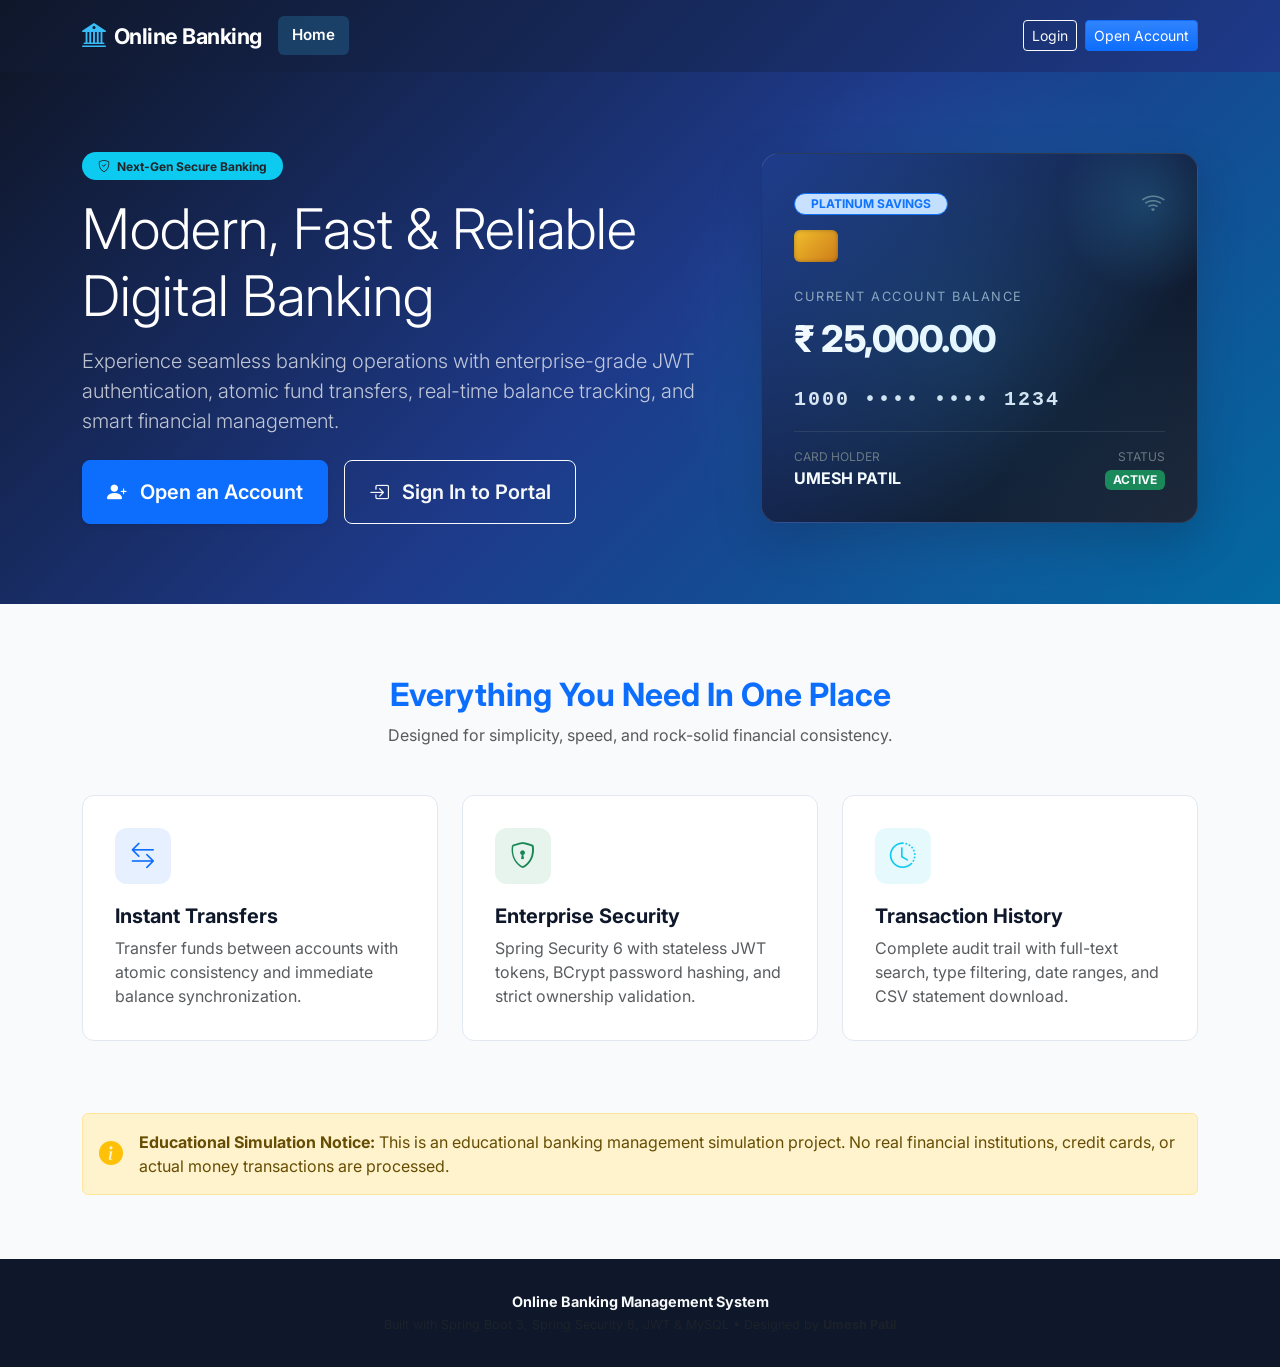
<file: frontend/index.html>
<!DOCTYPE html>
<html lang="en">
<head>
  <meta charset="UTF-8">
  <meta name="viewport" content="width=device-width, initial-scale=1.0">
  <title>Online Banking Management System</title>
  <!-- Bootstrap 5 CSS -->
  <link href="https://cdn.jsdelivr.net/npm/bootstrap@5.3.3/dist/css/bootstrap.min.css" rel="stylesheet">
  <!-- Bootstrap Icons -->
  <link href="https://cdn.jsdelivr.net/npm/bootstrap-icons@1.11.3/font/bootstrap-icons.min.css" rel="stylesheet">
  <!-- Google Fonts: Inter -->
  <link rel="preconnect" href="https://fonts.googleapis.com">
  <link rel="preconnect" href="https://fonts.gstatic.com" crossorigin>
  <link href="https://fonts.googleapis.com/css2?family=Inter:wght@400;500;600;700;800&display=swap" rel="stylesheet">
  <!-- Custom CSS -->
  <link rel="stylesheet" href="css/style.css">
</head>
<body>

  <!-- Navbar Placeholder -->
  <div id="navbar-container"></div>

  <!-- Hero Section -->
  <section class="hero-section text-center text-lg-start">
    <div class="container">
      <div class="row align-items-center g-5">
        <div class="col-lg-7">
          <span class="badge bg-info text-dark px-3 py-2 rounded-pill mb-3 fw-bold">
            <i class="bi bi-shield-check me-1"></i> Next-Gen Secure Banking
          </span>
          <h1 class="display-4 fw-extrabold mb-3">Modern, Fast & Reliable Digital Banking</h1>
          <p class="lead text-light opacity-75 mb-4">
            Experience seamless banking operations with enterprise-grade JWT authentication, atomic fund transfers, real-time balance tracking, and smart financial management.
          </p>
          <div class="d-flex flex-wrap gap-3 justify-content-center justify-content-lg-start">
            <a href="register.html" class="btn btn-primary btn-lg px-4 py-3 fw-semibold shadow-sm">
              <i class="bi bi-person-plus-fill me-2"></i> Open an Account
            </a>
            <a href="login.html" class="btn btn-outline-light btn-lg px-4 py-3 fw-semibold">
              <i class="bi bi-box-arrow-in-right me-2"></i> Sign In to Portal
            </a>
          </div>
        </div>
        <div class="col-lg-5">
          <div class="premium-bank-card shadow-lg">
            <div class="d-flex justify-content-between align-items-center mb-2">
              <span class="badge bg-primary-subtle text-primary border border-primary px-3 py-1 rounded-pill">PLATINUM SAVINGS</span>
              <i class="bi bi-wifi fs-4 text-secondary"></i>
            </div>
            <div class="card-chip"></div>
            <div class="card-balance-title">Current Account Balance</div>
            <div class="card-balance-amount">₹ 25,000.00</div>
            <div class="card-account-number">1000 •••• •••• 1234</div>
            <div class="d-flex justify-content-between align-items-center mt-3 pt-3 border-top border-secondary border-opacity-25">
              <div>
                <small class="text-secondary d-block" style="font-size: 0.75rem;">CARD HOLDER</small>
                <span class="fw-bold">UMESH PATIL</span>
              </div>
              <div class="text-end">
                <small class="text-secondary d-block" style="font-size: 0.75rem;">STATUS</small>
                <span class="badge bg-success">ACTIVE</span>
              </div>
            </div>
          </div>
        </div>
      </div>
    </div>
  </section>

  <!-- Features Section -->
  <section class="py-5">
    <div class="container py-4">
      <div class="text-center mb-5">
        <h2 class="fw-bold text-primary">Everything You Need In One Place</h2>
        <p class="text-muted">Designed for simplicity, speed, and rock-solid financial consistency.</p>
      </div>
      <div class="row g-4">
        <div class="col-md-4">
          <div class="feature-card">
            <div class="feature-icon-wrapper bg-primary bg-opacity-10 text-primary">
              <i class="bi bi-arrow-left-right"></i>
            </div>
            <h5 class="fw-bold">Instant Transfers</h5>
            <p class="text-muted mb-0">Transfer funds between accounts with atomic consistency and immediate balance synchronization.</p>
          </div>
        </div>
        <div class="col-md-4">
          <div class="feature-card">
            <div class="feature-icon-wrapper bg-success bg-opacity-10 text-success">
              <i class="bi bi-shield-lock"></i>
            </div>
            <h5 class="fw-bold">Enterprise Security</h5>
            <p class="text-muted mb-0">Spring Security 6 with stateless JWT tokens, BCrypt password hashing, and strict ownership validation.</p>
          </div>
        </div>
        <div class="col-md-4">
          <div class="feature-card">
            <div class="feature-icon-wrapper bg-info bg-opacity-10 text-info">
              <i class="bi bi-clock-history"></i>
            </div>
            <h5 class="fw-bold">Transaction History</h5>
            <p class="text-muted mb-0">Complete audit trail with full-text search, type filtering, date ranges, and CSV statement download.</p>
          </div>
        </div>
      </div>
    </div>
  </section>

  <!-- Notice Disclaimer -->
  <div class="container mb-5">
    <div class="alert alert-warning d-flex align-items-center py-3" role="alert">
      <i class="bi bi-info-circle-fill fs-4 me-3 text-warning"></i>
      <div>
        <strong>Educational Simulation Notice:</strong> This is an educational banking management simulation project. No real financial institutions, credit cards, or actual money transactions are processed.
      </div>
    </div>
  </div>

  <!-- Footer -->
  <footer>
    <div class="container text-center">
      <p class="mb-1 fw-bold text-light">Online Banking Management System</p>
      <p class="mb-0 text-muted small">Built with Spring Boot 3, Spring Security 6, JWT & MySQL &bull; Designed by <strong>Umesh Patil</strong></p>
    </div>
  </footer>

  <!-- Scripts -->
  <script src="https://cdn.jsdelivr.net/npm/bootstrap@5.3.3/dist/js/bootstrap.bundle.min.js"></script>
  <script src="js/auth.js"></script>
  <script>
    document.addEventListener("DOMContentLoaded", () => {
      renderNavbar("home");
    });
  </script>
</body>
</html>
</file>
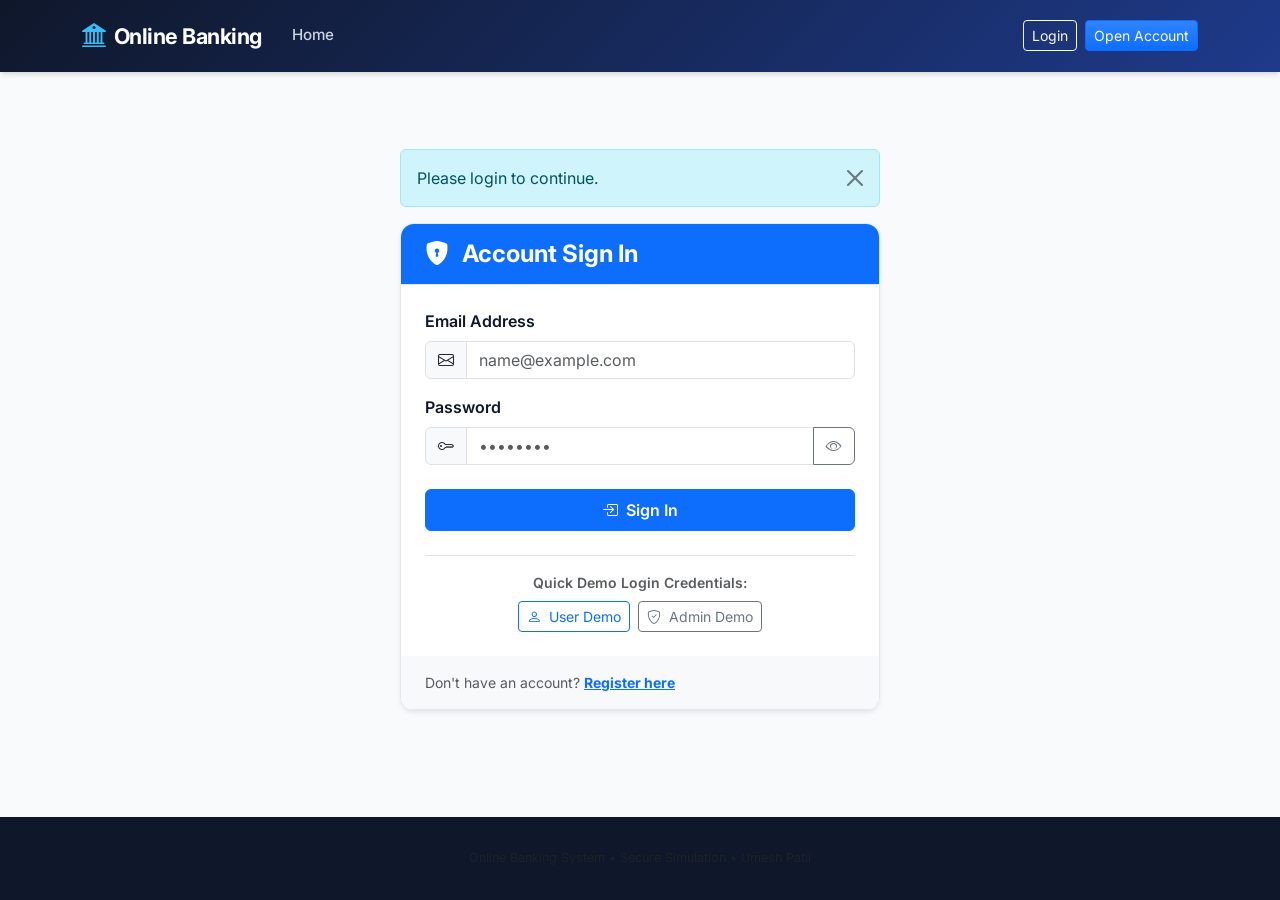
<file: frontend/account.html>
<!DOCTYPE html>
<html lang="en">
<head>
  <meta charset="UTF-8">
  <meta name="viewport" content="width=device-width, initial-scale=1.0">
  <title>Account Details - Online Banking Management System</title>
  <link href="https://cdn.jsdelivr.net/npm/bootstrap@5.3.3/dist/css/bootstrap.min.css" rel="stylesheet">
  <link href="https://cdn.jsdelivr.net/npm/bootstrap-icons@1.11.3/font/bootstrap-icons.min.css" rel="stylesheet">
  <link href="https://fonts.googleapis.com/css2?family=Inter:wght@400;500;600;700&display=swap" rel="stylesheet">
  <link rel="stylesheet" href="css/style.css">
</head>
<body>

  <div id="navbar-container"></div>

  <div class="container py-4">
    <div id="account-alert" class="alert-feedback mb-3"></div>

    <div class="d-flex justify-content-between align-items-center mb-4 pb-2 border-bottom">
      <div>
        <h2 class="fw-bold mb-1"><i class="bi bi-wallet2 text-primary me-2"></i> Account Overview</h2>
        <p class="text-muted mb-0">Detailed specifications of your registered bank account.</p>
      </div>
      <a href="dashboard.html" class="btn btn-outline-secondary">
        <i class="bi bi-arrow-left me-1"></i> Back to Dashboard
      </a>
    </div>

    <div class="row g-4">
      <div class="col-lg-6">
        <div class="banking-card h-100">
          <div class="banking-card-header bg-light">
            <h5 class="fw-bold mb-0">Bank Account Information</h5>
            <span id="detail-status-badge" class="badge bg-success">ACTIVE</span>
          </div>
          <div class="banking-card-body p-4">
            <ul class="list-group list-group-flush">
              <li class="list-group-item d-flex justify-content-between align-items-center px-0 py-3">
                <span class="text-muted"><i class="bi bi-hash me-2"></i>Account ID</span>
                <span id="detail-account-id" class="fw-semibold">-</span>
              </li>
              <li class="list-group-item d-flex justify-content-between align-items-center px-0 py-3">
                <span class="text-muted"><i class="bi bi-credit-card me-2"></i>Account Number</span>
                <span id="detail-account-number" class="fw-bold text-primary fs-5 font-monospace">-</span>
              </li>
              <li class="list-group-item d-flex justify-content-between align-items-center px-0 py-3">
                <span class="text-muted"><i class="bi bi-tag me-2"></i>Account Type</span>
                <span id="detail-account-type" class="badge bg-info text-dark px-3 py-2">-</span>
              </li>
              <li class="list-group-item d-flex justify-content-between align-items-center px-0 py-3">
                <span class="text-muted"><i class="bi bi-cash-coin me-2"></i>Current Balance</span>
                <span id="detail-balance" class="fw-bold text-success fs-4">-</span>
              </li>
              <li class="list-group-item d-flex justify-content-between align-items-center px-0 py-3">
                <span class="text-muted"><i class="bi bi-calendar-check me-2"></i>Account Created</span>
                <span id="detail-created-at" class="fw-semibold">-</span>
              </li>
            </ul>
          </div>
        </div>
      </div>

      <div class="col-lg-6">
        <div class="banking-card h-100">
          <div class="banking-card-header bg-light">
            <h5 class="fw-bold mb-0">Primary Account Holder</h5>
          </div>
          <div class="banking-card-body p-4">
            <ul class="list-group list-group-flush">
              <li class="list-group-item d-flex justify-content-between align-items-center px-0 py-3">
                <span class="text-muted"><i class="bi bi-person me-2"></i>Full Name</span>
                <span id="detail-holder-name" class="fw-bold fs-6">-</span>
              </li>
              <li class="list-group-item d-flex justify-content-between align-items-center px-0 py-3">
                <span class="text-muted"><i class="bi bi-envelope me-2"></i>Registered Email</span>
                <span id="detail-holder-email" class="fw-semibold">-</span>
              </li>
              <li class="list-group-item d-flex justify-content-between align-items-center px-0 py-3">
                <span class="text-muted"><i class="bi bi-shield-check me-2"></i>Security Standard</span>
                <span class="badge bg-light text-dark border">Spring Security 6 &bull; BCrypt</span>
              </li>
            </ul>

            <div class="alert alert-info mt-4 mb-0">
              <div class="d-flex align-items-center">
                <i class="bi bi-lock-fill fs-3 me-3 text-info"></i>
                <div>
                  <strong>Protected Banking Layer:</strong> Direct URL manipulation of account IDs is strictly forbidden by server-side JWT ownership verification.
                </div>
              </div>
            </div>
          </div>
        </div>
      </div>
    </div>
  </div>

  <footer>
    <div class="container text-center">
      <p class="mb-0 text-muted small">Online Banking System &bull; Secure Simulation &bull; Umesh Patil</p>
    </div>
  </footer>

  <script src="https://cdn.jsdelivr.net/npm/bootstrap@5.3.3/dist/js/bootstrap.bundle.min.js"></script>
  <script src="js/auth.js"></script>
  <script>
    document.addEventListener("DOMContentLoaded", async () => {
      Auth.requireAuth();
      renderNavbar("account");

      try {
        const res = await apiFetch("/accounts/me");
        if (res.success && res.data) {
          const acc = res.data;
          document.getElementById("detail-account-id").textContent = acc.id;
          document.getElementById("detail-account-number").textContent = acc.accountNumber;
          document.getElementById("detail-account-type").textContent = `${acc.accountType} ACCOUNT`;
          document.getElementById("detail-balance").textContent = formatCurrency(acc.balance);
          document.getElementById("detail-created-at").textContent = formatDate(acc.createdAt);

          const statusBadge = document.getElementById("detail-status-badge");
          statusBadge.textContent = acc.status;
          statusBadge.className = acc.status === "ACTIVE" ? "badge bg-success px-3 py-2" : "badge bg-danger px-3 py-2";

          document.getElementById("detail-holder-name").textContent = acc.userName;
          document.getElementById("detail-holder-email").textContent = acc.userEmail;
        }
      } catch (err) {
        showAlert("account-alert", err.message, "danger");
      }
    });
  </script>
</body>
</html>
</file>
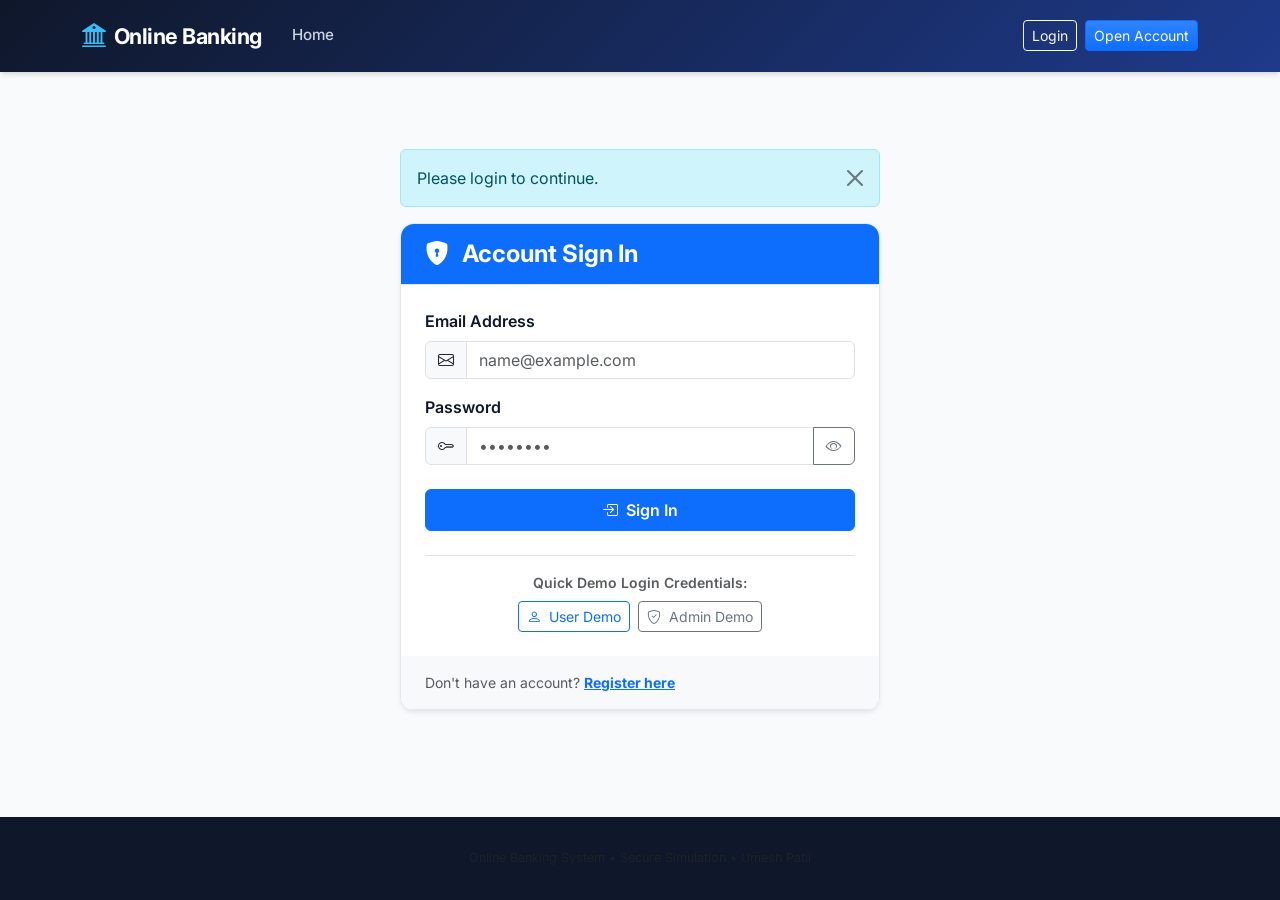
<file: frontend/deposit.html>
<!DOCTYPE html>
<html lang="en">
<head>
  <meta charset="UTF-8">
  <meta name="viewport" content="width=device-width, initial-scale=1.0">
  <title>Deposit Funds - Online Banking Management System</title>
  <link href="https://cdn.jsdelivr.net/npm/bootstrap@5.3.3/dist/css/bootstrap.min.css" rel="stylesheet">
  <link href="https://cdn.jsdelivr.net/npm/bootstrap-icons@1.11.3/font/bootstrap-icons.min.css" rel="stylesheet">
  <link href="https://fonts.googleapis.com/css2?family=Inter:wght@400;500;600;700&display=swap" rel="stylesheet">
  <link rel="stylesheet" href="css/style.css">
</head>
<body>

  <div id="navbar-container"></div>

  <div class="container py-4">
    <div class="row justify-content-center">
      <div class="col-lg-6">
        <div id="deposit-alert" class="alert-feedback mb-3"></div>

        <div class="banking-card shadow-sm">
          <div class="banking-card-header bg-success text-white py-3">
            <h4 class="mb-0 fw-bold"><i class="bi bi-plus-circle-fill me-2"></i> Deposit Money</h4>
          </div>
          <div class="banking-card-body p-4">
            <!-- Account Info Summary -->
            <div class="bg-light p-3 rounded-3 mb-4 d-flex justify-content-between align-items-center">
              <div>
                <small class="text-muted d-block">Target Account</small>
                <span id="deposit-acc-num" class="fw-bold font-monospace">Loading...</span>
              </div>
              <div class="text-end">
                <small class="text-muted d-block">Current Balance</small>
                <span id="deposit-current-balance" class="fw-bold text-success fs-5">₹ 0.00</span>
              </div>
            </div>

            <form id="deposit-form">
              <div class="mb-3">
                <label for="deposit-amount" class="form-label fw-semibold">Deposit Amount (₹)</label>
                <div class="input-group input-group-lg">
                  <span class="input-group-text bg-white fw-bold">₹</span>
                  <input type="number" class="form-control fw-bold" id="deposit-amount" placeholder="0.00" min="1" step="0.01" required>
                </div>
              </div>

              <!-- Quick Amount Buttons -->
              <div class="mb-3">
                <small class="text-muted d-block mb-2 fw-semibold">Quick Amounts:</small>
                <div class="d-flex flex-wrap gap-2">
                  <button type="button" class="quick-amount-btn" onclick="setDepositAmount(500)">+ ₹500</button>
                  <button type="button" class="quick-amount-btn" onclick="setDepositAmount(1000)">+ ₹1,000</button>
                  <button type="button" class="quick-amount-btn" onclick="setDepositAmount(5000)">+ ₹5,000</button>
                  <button type="button" class="quick-amount-btn" onclick="setDepositAmount(10000)">+ ₹10,000</button>
                </div>
              </div>

              <div class="mb-4">
                <label for="deposit-desc" class="form-label fw-semibold">Description / Remarks (Optional)</label>
                <input type="text" class="form-control" id="deposit-desc" placeholder="e.g. Salary deposit, Savings">
              </div>

              <button type="submit" id="btn-deposit-submit" class="btn btn-success btn-lg w-100 fw-semibold">
                <i class="bi bi-check-circle me-1"></i> Confirm & Process Deposit
              </button>
            </form>
          </div>
        </div>
      </div>
    </div>
  </div>

  <footer>
    <div class="container text-center">
      <p class="mb-0 text-muted small">Online Banking System &bull; Secure Simulation &bull; Umesh Patil</p>
    </div>
  </footer>

  <script src="https://cdn.jsdelivr.net/npm/bootstrap@5.3.3/dist/js/bootstrap.bundle.min.js"></script>
  <script src="js/auth.js"></script>
  <script>
    document.addEventListener("DOMContentLoaded", async () => {
      Auth.requireAuth();
      renderNavbar("dashboard");

      await loadDepositAccount();

      document.getElementById("deposit-form").addEventListener("submit", async (e) => {
        e.preventDefault();
        const amount = Number(document.getElementById("deposit-amount").value);
        const desc = document.getElementById("deposit-desc").value.trim();
        const btn = document.getElementById("btn-deposit-submit");

        btn.disabled = true;
        btn.innerHTML = `<span class="spinner-border spinner-border-sm me-1"></span> Processing Deposit...`;

        try {
          const res = await apiFetch("/transactions/deposit", {
            method: "POST",
            body: JSON.stringify({ amount, description: desc })
          });

          if (res.success && res.data) {
            showAlert("deposit-alert", `Successfully deposited ${formatCurrency(res.data.amount)}! Reference: <strong>${res.data.transactionReference}</strong>. New Balance: <strong>${formatCurrency(res.data.balanceAfterTransaction)}</strong>`, "success");
            document.getElementById("deposit-form").reset();
            await loadDepositAccount();
          }
        } catch (err) {
          showAlert("deposit-alert", err.message, "danger");
        } finally {
          btn.disabled = false;
          btn.innerHTML = `<i class="bi bi-check-circle me-1"></i> Confirm & Process Deposit`;
        }
      });
    });

    async function loadDepositAccount() {
      try {
        const res = await apiFetch("/accounts/me");
        if (res.success && res.data) {
          document.getElementById("deposit-acc-num").textContent = res.data.accountNumber;
          document.getElementById("deposit-current-balance").textContent = formatCurrency(res.data.balance);
        }
      } catch (err) {
        showAlert("deposit-alert", err.message, "danger");
      }
    }

    function setDepositAmount(val) {
      document.getElementById("deposit-amount").value = val;
    }
  </script>
</body>
</html>
</file>
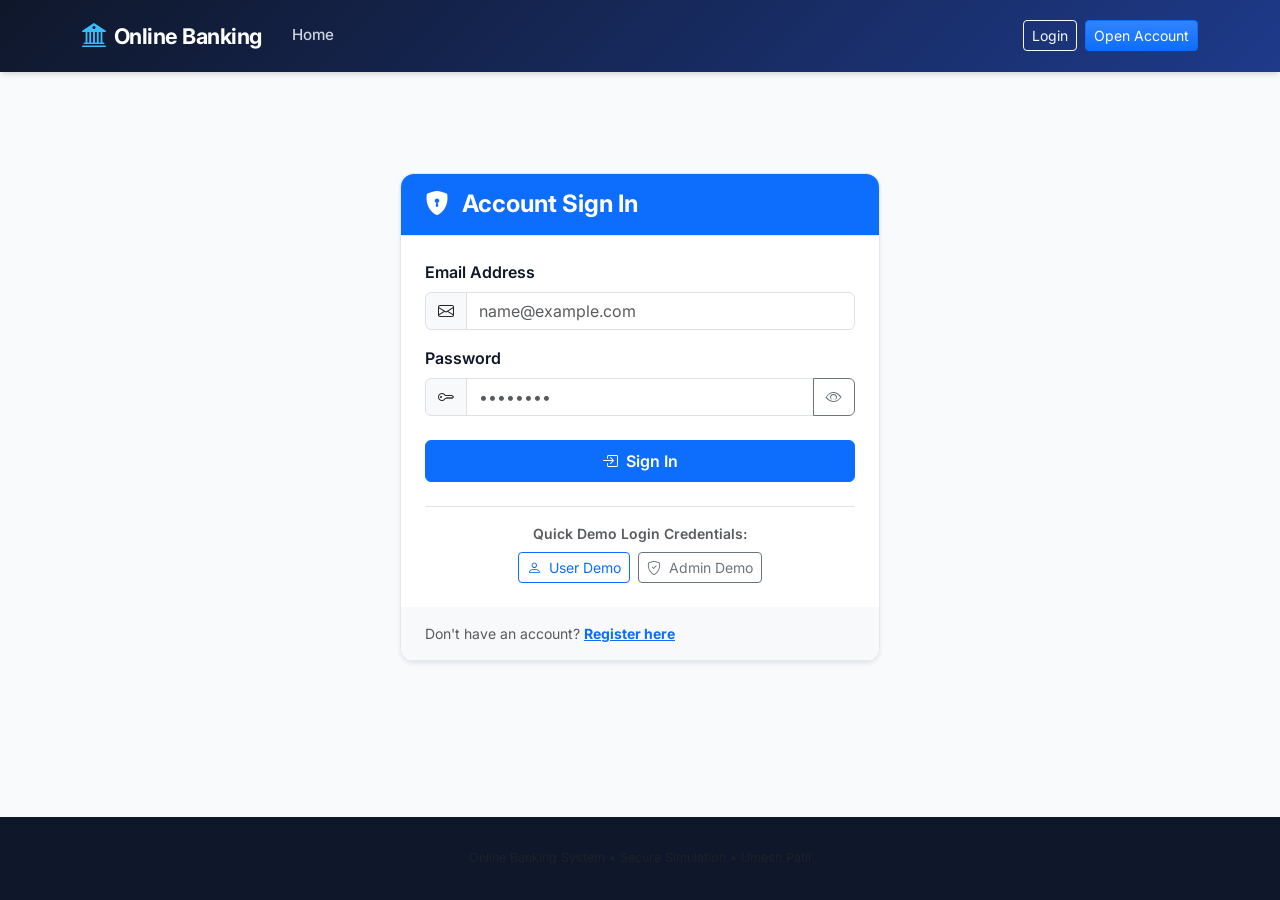
<file: frontend/login.html>
<!DOCTYPE html>
<html lang="en">
<head>
  <meta charset="UTF-8">
  <meta name="viewport" content="width=device-width, initial-scale=1.0">
  <title>Login - Online Banking Management System</title>
  <link href="https://cdn.jsdelivr.net/npm/bootstrap@5.3.3/dist/css/bootstrap.min.css" rel="stylesheet">
  <link href="https://cdn.jsdelivr.net/npm/bootstrap-icons@1.11.3/font/bootstrap-icons.min.css" rel="stylesheet">
  <link href="https://fonts.googleapis.com/css2?family=Inter:wght@400;500;600;700&display=swap" rel="stylesheet">
  <link rel="stylesheet" href="css/style.css">
</head>
<body>

  <div id="navbar-container"></div>

  <div class="container my-auto">
    <div class="auth-container">
      <!-- Alerts -->
      <div id="login-alert" class="alert-feedback mb-3"></div>

      <div class="banking-card shadow-sm">
        <div class="banking-card-header bg-primary text-white py-3">
          <h4 class="mb-0 fw-bold"><i class="bi bi-shield-lock-fill me-2"></i> Account Sign In</h4>
        </div>
        <div class="banking-card-body p-4">
          <form id="login-form">
            <div class="mb-3">
              <label for="login-email" class="form-label fw-semibold">Email Address</label>
              <div class="input-group">
                <span class="input-group-text bg-light"><i class="bi bi-envelope"></i></span>
                <input type="email" class="form-control" id="login-email" placeholder="name@example.com" required>
              </div>
            </div>

            <div class="mb-4">
              <label for="login-password" class="form-label fw-semibold">Password</label>
              <div class="input-group">
                <span class="input-group-text bg-light"><i class="bi bi-key"></i></span>
                <input type="password" class="form-control" id="login-password" placeholder="••••••••" required>
                <button class="btn btn-outline-secondary" type="button" onclick="togglePasswordVisibility('login-password')">
                  <i class="bi bi-eye"></i>
                </button>
              </div>
            </div>

            <button type="submit" id="login-submit-btn" class="btn btn-primary w-100 py-2 fw-semibold">
              <i class="bi bi-box-arrow-in-right me-1"></i> Sign In
            </button>
          </form>

          <!-- Demo Accounts Helper -->
          <div class="mt-4 pt-3 border-top text-center">
            <p class="small text-muted mb-2 fw-semibold">Quick Demo Login Credentials:</p>
            <div class="d-flex gap-2 justify-content-center">
              <button class="btn btn-outline-primary btn-sm" onclick="fillDemo('umesh@bank.com', 'User@123')">
                <i class="bi bi-person me-1"></i> User Demo
              </button>
              <button class="btn btn-outline-secondary btn-sm" onclick="fillDemo('admin@bank.com', 'Admin@123')">
                <i class="bi bi-shield-check me-1"></i> Admin Demo
              </button>
            </div>
          </div>
        </div>
        <div class="banking-card-header bg-light text-center py-3">
          <p class="small text-muted mb-0">Don't have an account? <a href="register.html" class="text-primary fw-bold">Register here</a></p>
        </div>
      </div>
    </div>
  </div>

  <footer>
    <div class="container text-center">
      <p class="mb-0 text-muted small">Online Banking System &bull; Secure Simulation &bull; Umesh Patil</p>
    </div>
  </footer>

  <script src="https://cdn.jsdelivr.net/npm/bootstrap@5.3.3/dist/js/bootstrap.bundle.min.js"></script>
  <script src="js/auth.js"></script>
  <script>
    document.addEventListener("DOMContentLoaded", () => {
      Auth.redirectIfLoggedIn();
      renderNavbar("login");

      const params = new URLSearchParams(window.location.search);
      if (params.get("msg") === "expired") {
        showAlert("login-alert", "Your session has expired. Please login again.", "warning");
      } else if (params.get("msg") === "unauthorized") {
        showAlert("login-alert", "Please login to continue.", "info");
      } else if (params.get("msg") === "logout") {
        showAlert("login-alert", "You have been logged out successfully.", "success");
      }

      document.getElementById("login-form").addEventListener("submit", async (e) => {
        e.preventDefault();
        const email = document.getElementById("login-email").value.trim();
        const password = document.getElementById("login-password").value;
        const submitBtn = document.getElementById("login-submit-btn");

        submitBtn.disabled = true;
        submitBtn.innerHTML = `<span class="spinner-border spinner-border-sm me-1"></span> Authenticating...`;

        try {
          const res = await apiFetch("/auth/login", {
            method: "POST",
            body: JSON.stringify({ email, password })
          });

          if (res.success && res.data) {
            Auth.setAuthData(res.data);
            if (Auth.isAdmin()) {
              window.location.href = "admin.html";
            } else {
              window.location.href = "dashboard.html";
            }
          }
        } catch (err) {
          showAlert("login-alert", err.message || "Invalid email or password.", "danger");
        } finally {
          submitBtn.disabled = false;
          submitBtn.innerHTML = `<i class="bi bi-box-arrow-in-right me-1"></i> Sign In`;
        }
      });
    });

    function fillDemo(email, pass) {
      document.getElementById("login-email").value = email;
      document.getElementById("login-password").value = pass;
    }

    function togglePasswordVisibility(fieldId) {
      const field = document.getElementById(fieldId);
      if (field.type === "password") {
        field.type = "text";
      } else {
        field.type = "password";
      }
    }
  </script>
</body>
</html>
</file>
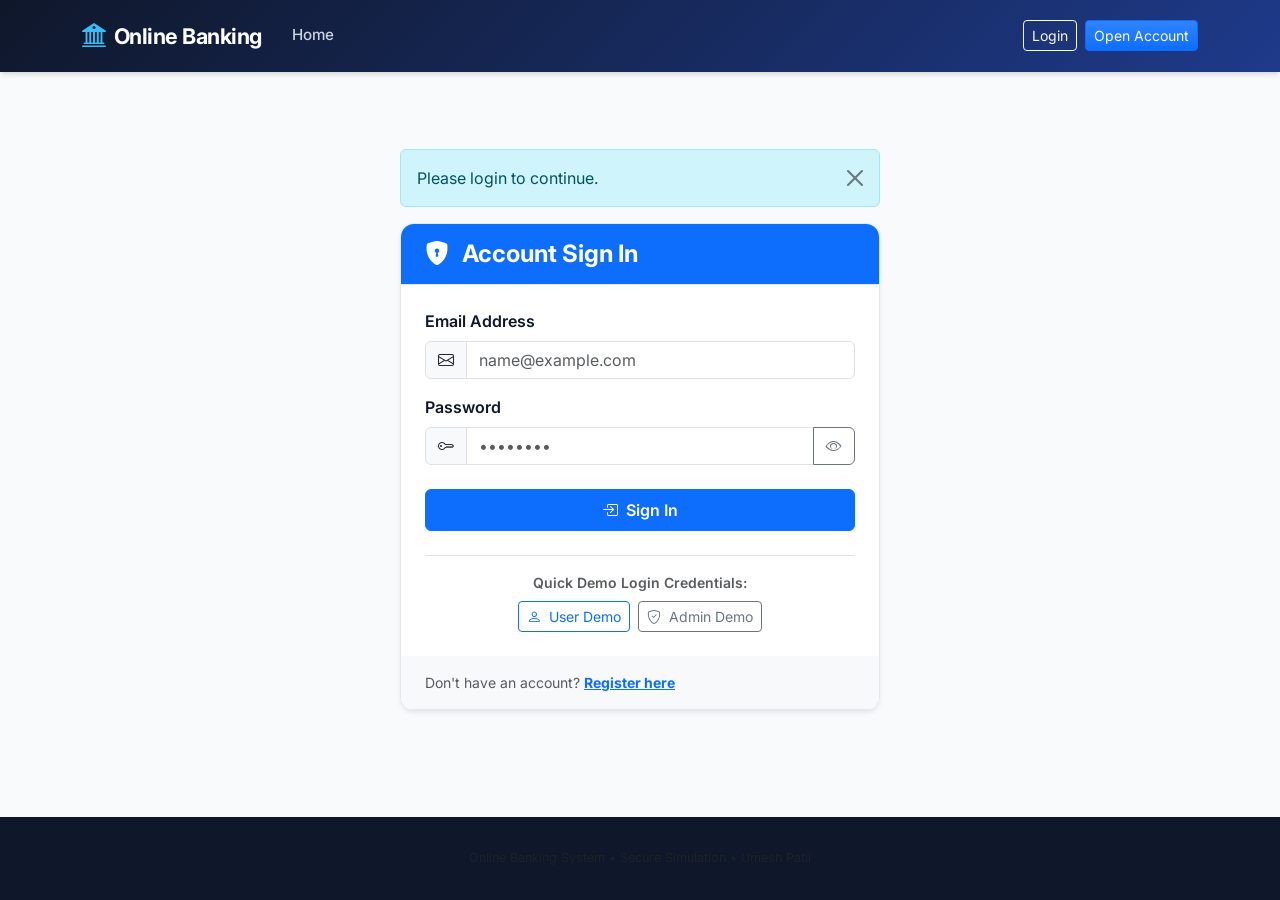
<file: frontend/profile.html>
<!DOCTYPE html>
<html lang="en">
<head>
  <meta charset="UTF-8">
  <meta name="viewport" content="width=device-width, initial-scale=1.0">
  <title>User Profile - Online Banking Management System</title>
  <link href="https://cdn.jsdelivr.net/npm/bootstrap@5.3.3/dist/css/bootstrap.min.css" rel="stylesheet">
  <link href="https://cdn.jsdelivr.net/npm/bootstrap-icons@1.11.3/font/bootstrap-icons.min.css" rel="stylesheet">
  <link href="https://fonts.googleapis.com/css2?family=Inter:wght@400;500;600;700&display=swap" rel="stylesheet">
  <link rel="stylesheet" href="css/style.css">
</head>
<body>

  <div id="navbar-container"></div>

  <div class="container py-4">
    <div id="profile-alert" class="alert-feedback mb-3"></div>

    <div class="d-flex justify-content-between align-items-center mb-4 pb-2 border-bottom">
      <div>
        <h2 class="fw-bold mb-1"><i class="bi bi-person-gear text-primary me-2"></i> Profile & Security</h2>
        <p class="text-muted mb-0">Update your personal information and manage account security credentials.</p>
      </div>
      <a href="dashboard.html" class="btn btn-outline-secondary">
        <i class="bi bi-arrow-left me-1"></i> Back to Dashboard
      </a>
    </div>

    <div class="row g-4">
      <!-- Personal Info Card -->
      <div class="col-lg-6">
        <div class="banking-card shadow-sm h-100">
          <div class="banking-card-header bg-light py-3">
            <h5 class="fw-bold mb-0"><i class="bi bi-person-lines-fill me-2 text-primary"></i> Personal Details</h5>
          </div>
          <div class="banking-card-body p-4">
            <form id="profile-form">
              <div class="mb-3">
                <label for="profile-name" class="form-label fw-semibold">Full Name</label>
                <input type="text" class="form-control" id="profile-name" required>
              </div>

              <div class="mb-3">
                <label for="profile-email" class="form-label fw-semibold">Email Address (Read-only)</label>
                <input type="email" class="form-control bg-light" id="profile-email" readonly disabled>
                <small class="text-muted">Primary account identifier cannot be modified.</small>
              </div>

              <div class="mb-3">
                <label for="profile-mobile" class="form-label fw-semibold">Mobile Number</label>
                <input type="tel" class="form-control" id="profile-mobile" pattern="[0-9]{10}" required>
              </div>

              <div class="mb-4">
                <label class="form-label fw-semibold">Associated Account Number</label>
                <input type="text" class="form-control font-monospace bg-light" id="profile-acc-num" readonly disabled>
              </div>

              <button type="submit" id="profile-save-btn" class="btn btn-primary fw-semibold">
                <i class="bi bi-save me-1"></i> Save Changes
              </button>
            </form>
          </div>
        </div>
      </div>

      <!-- Change Password Card -->
      <div class="col-lg-6">
        <div class="banking-card shadow-sm h-100">
          <div class="banking-card-header bg-light py-3">
            <h5 class="fw-bold mb-0"><i class="bi bi-key-fill me-2 text-primary"></i> Change Password</h5>
          </div>
          <div class="banking-card-body p-4">
            <form id="password-form">
              <div class="mb-3">
                <label for="pwd-old" class="form-label fw-semibold">Current Password</label>
                <input type="password" class="form-control" id="pwd-old" placeholder="Enter current password" required>
              </div>

              <div class="mb-3">
                <label for="pwd-new" class="form-label fw-semibold">New Password</label>
                <input type="password" class="form-control" id="pwd-new" placeholder="Min 6 characters" minlength="6" required>
              </div>

              <div class="mb-4">
                <label for="pwd-confirm" class="form-label fw-semibold">Confirm New Password</label>
                <input type="password" class="form-control" id="pwd-confirm" placeholder="Repeat new password" required>
              </div>

              <button type="submit" id="pwd-save-btn" class="btn btn-outline-danger fw-semibold">
                <i class="bi bi-shield-lock me-1"></i> Update Password
              </button>
            </form>
          </div>
        </div>
      </div>
    </div>
  </div>

  <footer>
    <div class="container text-center">
      <p class="mb-0 text-muted small">Online Banking System &bull; Secure Simulation &bull; Umesh Patil</p>
    </div>
  </footer>

  <script src="https://cdn.jsdelivr.net/npm/bootstrap@5.3.3/dist/js/bootstrap.bundle.min.js"></script>
  <script src="js/auth.js"></script>
  <script>
    document.addEventListener("DOMContentLoaded", async () => {
      Auth.requireAuth();
      renderNavbar("profile");

      await loadProfile();

      // Profile update listener
      document.getElementById("profile-form").addEventListener("submit", async (e) => {
        e.preventDefault();
        const fullName = document.getElementById("profile-name").value.trim();
        const mobile = document.getElementById("profile-mobile").value.trim();
        const btn = document.getElementById("profile-save-btn");

        btn.disabled = true;
        btn.innerHTML = `<span class="spinner-border spinner-border-sm me-1"></span> Saving...`;

        try {
          const res = await apiFetch("/users/me", {
            method: "PUT",
            body: JSON.stringify({ fullName, mobile })
          });

          if (res.success && res.data) {
            showAlert("profile-alert", "Profile updated successfully.", "success");
            // Update cached user info
            const user = Auth.getUser();
            if (user) {
              user.fullName = res.data.fullName;
              localStorage.setItem("bank_user_info", JSON.stringify(user));
              renderNavbar("profile");
            }
          }
        } catch (err) {
          showAlert("profile-alert", err.message, "danger");
        } finally {
          btn.disabled = false;
          btn.innerHTML = `<i class="bi bi-save me-1"></i> Save Changes`;
        }
      });

      // Password update listener
      document.getElementById("password-form").addEventListener("submit", async (e) => {
        e.preventDefault();
        const oldPassword = document.getElementById("pwd-old").value;
        const newPassword = document.getElementById("pwd-new").value;
        const confirmPassword = document.getElementById("pwd-confirm").value;

        if (newPassword !== confirmPassword) {
          showAlert("profile-alert", "New passwords do not match.", "danger");
          return;
        }

        const btn = document.getElementById("pwd-save-btn");
        btn.disabled = true;
        btn.innerHTML = `<span class="spinner-border spinner-border-sm me-1"></span> Updating...`;

        try {
          const res = await apiFetch("/users/me/password", {
            method: "PUT",
            body: JSON.stringify({ oldPassword, newPassword, confirmPassword })
          });

          if (res.success) {
            showAlert("profile-alert", "Password changed successfully.", "success");
            document.getElementById("password-form").reset();
          }
        } catch (err) {
          showAlert("profile-alert", err.message, "danger");
        } finally {
          btn.disabled = false;
          btn.innerHTML = `<i class="bi bi-shield-lock me-1"></i> Update Password`;
        }
      });
    });

    async function loadProfile() {
      try {
        const res = await apiFetch("/users/me");
        if (res.success && res.data) {
          document.getElementById("profile-name").value = res.data.fullName;
          document.getElementById("profile-email").value = res.data.email;
          document.getElementById("profile-mobile").value = res.data.mobile;
          document.getElementById("profile-acc-num").value = res.data.accountNumber || "N/A";
        }
      } catch (err) {
        showAlert("profile-alert", err.message, "danger");
      }
    }
  </script>
</body>
</html>
</file>
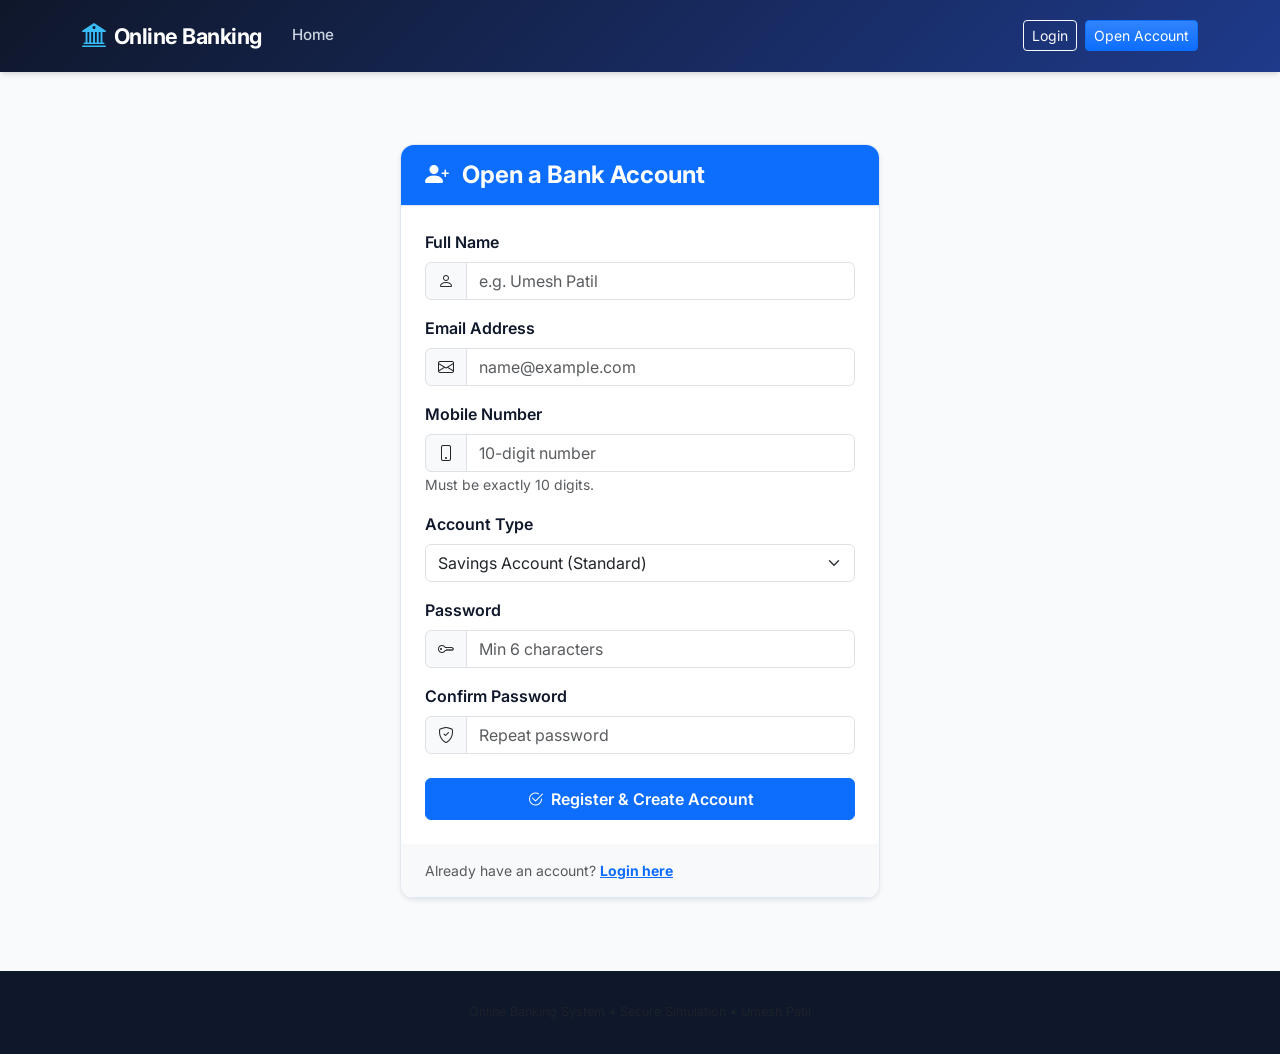
<file: frontend/register.html>
<!DOCTYPE html>
<html lang="en">
<head>
  <meta charset="UTF-8">
  <meta name="viewport" content="width=device-width, initial-scale=1.0">
  <title>Register - Online Banking Management System</title>
  <link href="https://cdn.jsdelivr.net/npm/bootstrap@5.3.3/dist/css/bootstrap.min.css" rel="stylesheet">
  <link href="https://cdn.jsdelivr.net/npm/bootstrap-icons@1.11.3/font/bootstrap-icons.min.css" rel="stylesheet">
  <link href="https://fonts.googleapis.com/css2?family=Inter:wght@400;500;600;700&display=swap" rel="stylesheet">
  <link rel="stylesheet" href="css/style.css">
</head>
<body>

  <div id="navbar-container"></div>

  <div class="container my-auto py-4">
    <div class="auth-container">
      <div id="register-alert" class="alert-feedback mb-3"></div>

      <div class="banking-card shadow-sm">
        <div class="banking-card-header bg-primary text-white py-3">
          <h4 class="mb-0 fw-bold"><i class="bi bi-person-plus-fill me-2"></i> Open a Bank Account</h4>
        </div>
        <div class="banking-card-body p-4">
          <form id="register-form">
            <div class="mb-3">
              <label for="reg-fullname" class="form-label fw-semibold">Full Name</label>
              <div class="input-group">
                <span class="input-group-text bg-light"><i class="bi bi-person"></i></span>
                <input type="text" class="form-control" id="reg-fullname" placeholder="e.g. Umesh Patil" required minlength="2">
              </div>
            </div>

            <div class="mb-3">
              <label for="reg-email" class="form-label fw-semibold">Email Address</label>
              <div class="input-group">
                <span class="input-group-text bg-light"><i class="bi bi-envelope"></i></span>
                <input type="email" class="form-control" id="reg-email" placeholder="name@example.com" required>
              </div>
            </div>

            <div class="mb-3">
              <label for="reg-mobile" class="form-label fw-semibold">Mobile Number</label>
              <div class="input-group">
                <span class="input-group-text bg-light"><i class="bi bi-phone"></i></span>
                <input type="tel" class="form-control" id="reg-mobile" placeholder="10-digit number" pattern="[0-9]{10}" required>
              </div>
              <small class="text-muted">Must be exactly 10 digits.</small>
            </div>

            <div class="mb-3">
              <label for="reg-account-type" class="form-label fw-semibold">Account Type</label>
              <select class="form-select" id="reg-account-type">
                <option value="SAVINGS" selected>Savings Account (Standard)</option>
                <option value="CURRENT">Current Account (Commercial)</option>
              </select>
            </div>

            <div class="mb-3">
              <label for="reg-password" class="form-label fw-semibold">Password</label>
              <div class="input-group">
                <span class="input-group-text bg-light"><i class="bi bi-key"></i></span>
                <input type="password" class="form-control" id="reg-password" placeholder="Min 6 characters" required minlength="6">
              </div>
            </div>

            <div class="mb-4">
              <label for="reg-confirm-password" class="form-label fw-semibold">Confirm Password</label>
              <div class="input-group">
                <span class="input-group-text bg-light"><i class="bi bi-shield-check"></i></span>
                <input type="password" class="form-control" id="reg-confirm-password" placeholder="Repeat password" required>
              </div>
            </div>

            <button type="submit" id="register-submit-btn" class="btn btn-primary w-100 py-2 fw-semibold">
              <i class="bi bi-check2-circle me-1"></i> Register & Create Account
            </button>
          </form>
        </div>
        <div class="banking-card-header bg-light text-center py-3">
          <p class="small text-muted mb-0">Already have an account? <a href="login.html" class="text-primary fw-bold">Login here</a></p>
        </div>
      </div>
    </div>
  </div>

  <footer>
    <div class="container text-center">
      <p class="mb-0 text-muted small">Online Banking System &bull; Secure Simulation &bull; Umesh Patil</p>
    </div>
  </footer>

  <script src="https://cdn.jsdelivr.net/npm/bootstrap@5.3.3/dist/js/bootstrap.bundle.min.js"></script>
  <script src="js/auth.js"></script>
  <script>
    document.addEventListener("DOMContentLoaded", () => {
      Auth.redirectIfLoggedIn();
      renderNavbar("register");

      document.getElementById("register-form").addEventListener("submit", async (e) => {
        e.preventDefault();

        const fullName = document.getElementById("reg-fullname").value.trim();
        const email = document.getElementById("reg-email").value.trim();
        const mobile = document.getElementById("reg-mobile").value.trim();
        const accountType = document.getElementById("reg-account-type").value;
        const password = document.getElementById("reg-password").value;
        const confirmPassword = document.getElementById("reg-confirm-password").value;

        if (password !== confirmPassword) {
          showAlert("register-alert", "Passwords do not match.", "danger");
          return;
        }

        const submitBtn = document.getElementById("register-submit-btn");
        submitBtn.disabled = true;
        submitBtn.innerHTML = `<span class="spinner-border spinner-border-sm me-1"></span> Processing...`;

        try {
          const res = await apiFetch("/auth/register", {
            method: "POST",
            body: JSON.stringify({
              fullName,
              email,
              mobile,
              accountType,
              password,
              confirmPassword
            })
          });

          if (res.success && res.data) {
            Auth.setAuthData(res.data);
            window.location.href = "dashboard.html?msg=welcome";
          }
        } catch (err) {
          showAlert("register-alert", err.message, "danger");
        } finally {
          submitBtn.disabled = false;
          submitBtn.innerHTML = `<i class="bi bi-check2-circle me-1"></i> Register & Create Account`;
        }
      });
    });
  </script>
</body>
</html>
</file>
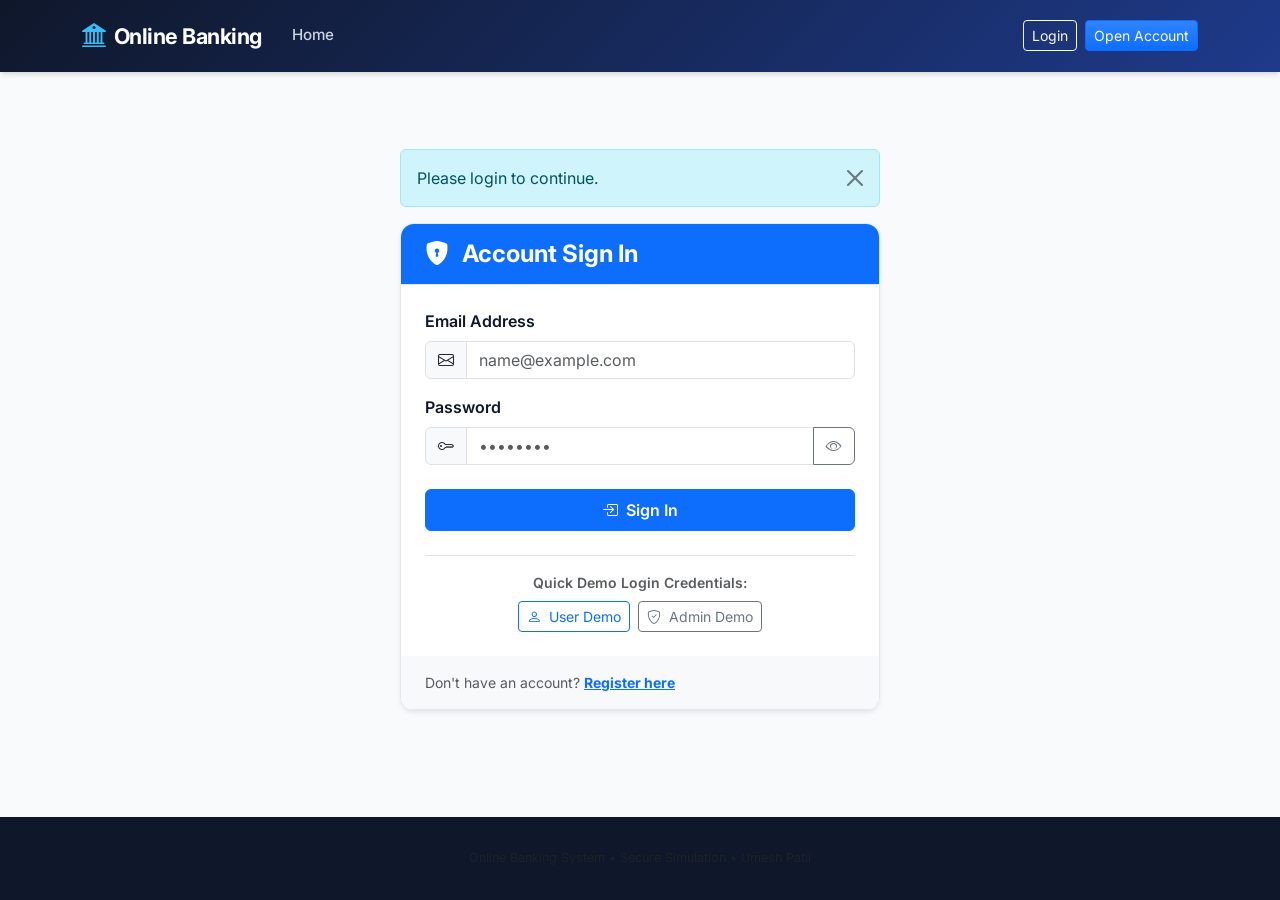
<file: frontend/transactions.html>
<!DOCTYPE html>
<html lang="en">
<head>
  <meta charset="UTF-8">
  <meta name="viewport" content="width=device-width, initial-scale=1.0">
  <title>Transaction History - Online Banking Management System</title>
  <link href="https://cdn.jsdelivr.net/npm/bootstrap@5.3.3/dist/css/bootstrap.min.css" rel="stylesheet">
  <link href="https://cdn.jsdelivr.net/npm/bootstrap-icons@1.11.3/font/bootstrap-icons.min.css" rel="stylesheet">
  <link href="https://fonts.googleapis.com/css2?family=Inter:wght@400;500;600;700&display=swap" rel="stylesheet">
  <link rel="stylesheet" href="css/style.css">
</head>
<body>

  <div id="navbar-container"></div>

  <div class="container py-4">
    <div id="txn-alert" class="alert-feedback mb-3"></div>

    <div class="d-flex flex-wrap justify-content-between align-items-center mb-4 pb-2 border-bottom">
      <div>
        <h2 class="fw-bold mb-1"><i class="bi bi-clock-history text-primary me-2"></i> Transaction History</h2>
        <p class="text-muted mb-0">Complete audit log of all deposits, withdrawals, and account transfers.</p>
      </div>
      <div class="mt-3 mt-sm-0 d-flex gap-2">
        <button class="btn btn-outline-success fw-semibold" onclick="exportTransactionsToCSV()">
          <i class="bi bi-file-earmark-spreadsheet me-1"></i> Export CSV
        </button>
        <button class="btn btn-outline-secondary fw-semibold" onclick="window.print()">
          <i class="bi bi-printer me-1"></i> Print
        </button>
      </div>
    </div>

    <!-- Filter Bar Card -->
    <div class="banking-card p-3 mb-4 bg-white">
      <div class="row g-3 align-items-end">
        <div class="col-md-3">
          <label class="form-label small fw-bold text-muted">Search Transactions</label>
          <div class="input-group input-group-sm">
            <span class="input-group-text"><i class="bi bi-search"></i></span>
            <input type="text" id="search-query" class="form-control" placeholder="Ref, Description, Account...">
          </div>
        </div>

        <div class="col-md-2">
          <label class="form-label small fw-bold text-muted">Filter By Type</label>
          <select id="type-filter" class="form-select form-select-sm">
            <option value="">All Types</option>
            <option value="DEPOSIT">DEPOSIT</option>
            <option value="WITHDRAW">WITHDRAW</option>
            <option value="TRANSFER">TRANSFER</option>
          </select>
        </div>

        <div class="col-md-2">
          <label class="form-label small fw-bold text-muted">Start Date</label>
          <input type="date" id="start-date" class="form-control form-control-sm">
        </div>

        <div class="col-md-2">
          <label class="form-label small fw-bold text-muted">End Date</label>
          <input type="date" id="end-date" class="form-control form-control-sm">
        </div>

        <div class="col-md-3 d-flex gap-2">
          <button id="reset-filter-btn" class="btn btn-sm btn-outline-secondary w-100">
            <i class="bi bi-arrow-clockwise me-1"></i> Reset Filters
          </button>
        </div>
      </div>
    </div>

    <!-- Transactions Table Card -->
    <div class="banking-card shadow-sm">
      <div class="banking-card-header bg-light d-flex justify-content-between align-items-center py-3">
        <h5 class="fw-bold mb-0">Recorded Transactions</h5>
        <span id="txn-count-badge" class="badge bg-primary">0 record(s)</span>
      </div>
      <div class="banking-card-body p-0">
        <div class="table-responsive">
          <table class="table table-hover align-middle mb-0">
            <thead class="table-light">
              <tr>
                <th>Reference</th>
                <th>Date & Time</th>
                <th>Type</th>
                <th>Amount</th>
                <th>Sender</th>
                <th>Receiver</th>
                <th>Description</th>
                <th class="text-end">Balance After</th>
                <th>Status</th>
              </tr>
            </thead>
            <tbody id="transactions-tbody">
              <tr>
                <td colspan="9" class="text-center py-4 text-muted">
                  <div class="spinner-border spinner-border-sm text-primary me-2" role="status"></div>
                  Loading transaction records...
                </td>
              </tr>
            </tbody>
          </table>
        </div>
      </div>
    </div>

  </div>

  <!-- Detail Modal -->
  <div class="modal fade" id="txnDetailModal" tabindex="-1" aria-hidden="true">
    <div class="modal-dialog modal-dialog-centered">
      <div class="modal-content">
        <div class="modal-header bg-light">
          <h5 class="modal-title fw-bold">Transaction Details</h5>
          <button type="button" class="btn-close" data-bs-dismiss="modal" aria-label="Close"></button>
        </div>
        <div class="modal-body p-4">
          <ul class="list-group list-group-flush">
            <li class="list-group-item d-flex justify-content-between px-0">
              <span class="text-muted">Reference:</span>
              <strong id="modal-txn-ref" class="font-monospace text-primary"></strong>
            </li>
            <li class="list-group-item d-flex justify-content-between px-0">
              <span class="text-muted">Type:</span>
              <span id="modal-txn-type" class="fw-bold"></span>
            </li>
            <li class="list-group-item d-flex justify-content-between px-0">
              <span class="text-muted">Amount:</span>
              <strong id="modal-txn-amount" class="fs-5"></strong>
            </li>
            <li class="list-group-item d-flex justify-content-between px-0">
              <span class="text-muted">Date:</span>
              <span id="modal-txn-date"></span>
            </li>
            <li class="list-group-item d-flex justify-content-between px-0">
              <span class="text-muted">Sender Account:</span>
              <span id="modal-txn-sender" class="font-monospace"></span>
            </li>
            <li class="list-group-item d-flex justify-content-between px-0">
              <span class="text-muted">Receiver Account:</span>
              <span id="modal-txn-receiver" class="font-monospace"></span>
            </li>
            <li class="list-group-item d-flex justify-content-between px-0">
              <span class="text-muted">Balance After:</span>
              <strong id="modal-txn-balance"></strong>
            </li>
            <li class="list-group-item d-flex justify-content-between px-0">
              <span class="text-muted">Status:</span>
              <span id="modal-txn-status" class="badge bg-success"></span>
            </li>
            <li class="list-group-item d-flex justify-content-between px-0">
              <span class="text-muted">Description:</span>
              <span id="modal-txn-desc"></span>
            </li>
          </ul>
        </div>
        <div class="modal-footer">
          <button type="button" class="btn btn-secondary" data-bs-dismiss="modal">Close</button>
        </div>
      </div>
    </div>
  </div>

  <footer>
    <div class="container text-center">
      <p class="mb-0 text-muted small">Online Banking System &bull; Secure Simulation &bull; Umesh Patil</p>
    </div>
  </footer>

  <script src="https://cdn.jsdelivr.net/npm/bootstrap@5.3.3/dist/js/bootstrap.bundle.min.js"></script>
  <script src="js/auth.js"></script>
  <script src="js/transactions.js"></script>
</body>
</html>
</file>
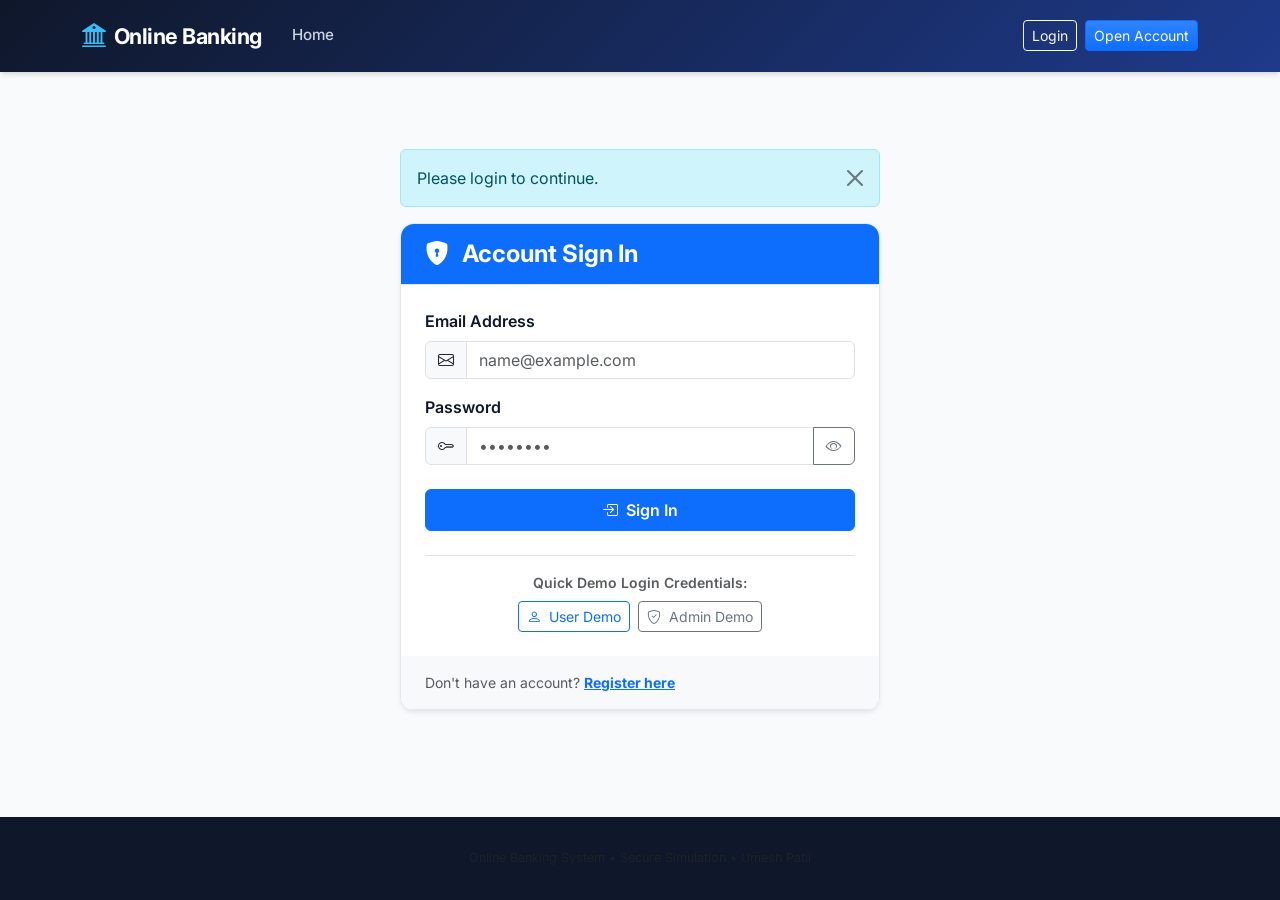
<file: frontend/transfer.html>
<!DOCTYPE html>
<html lang="en">
<head>
  <meta charset="UTF-8">
  <meta name="viewport" content="width=device-width, initial-scale=1.0">
  <title>Fund Transfer - Online Banking Management System</title>
  <link href="https://cdn.jsdelivr.net/npm/bootstrap@5.3.3/dist/css/bootstrap.min.css" rel="stylesheet">
  <link href="https://cdn.jsdelivr.net/npm/bootstrap-icons@1.11.3/font/bootstrap-icons.min.css" rel="stylesheet">
  <link href="https://fonts.googleapis.com/css2?family=Inter:wght@400;500;600;700&display=swap" rel="stylesheet">
  <link rel="stylesheet" href="css/style.css">
</head>
<body>

  <div id="navbar-container"></div>

  <div class="container py-4">
    <div class="row justify-content-center">
      <div class="col-lg-7">
        <div id="transfer-alert" class="alert-feedback mb-3"></div>

        <!-- Transfer Form Card -->
        <div id="transfer-form-card" class="banking-card shadow-sm">
          <div class="banking-card-header bg-primary text-white py-3">
            <h4 class="mb-0 fw-bold"><i class="bi bi-arrow-left-right me-2"></i> Transfer Money</h4>
          </div>
          <div class="banking-card-body p-4">
            <!-- Sender Balance Bar -->
            <div class="bg-light p-3 rounded-3 mb-4 d-flex justify-content-between align-items-center">
              <div>
                <small class="text-muted d-block">Debiting From Account</small>
                <span id="sender-acc-num" class="fw-bold font-monospace">Loading...</span>
              </div>
              <div class="text-end">
                <small class="text-muted d-block">Available Balance</small>
                <span id="sender-balance-badge" class="fw-bold text-success fs-5">₹ 0.00</span>
              </div>
            </div>

            <form id="transfer-form">
              <div class="mb-3">
                <label for="receiver-acc" class="form-label fw-semibold">Beneficiary / Receiver Account Number</label>
                <div class="input-group">
                  <span class="input-group-text bg-light"><i class="bi bi-person-badge"></i></span>
                  <input type="text" class="form-control font-monospace" id="receiver-acc" placeholder="e.g. 1000987654" required>
                </div>
                <div id="receiver-verify-feedback" style="display: none;"></div>
              </div>

              <div class="mb-3">
                <label for="transfer-amount" class="form-label fw-semibold">Transfer Amount (₹)</label>
                <div class="input-group input-group-lg">
                  <span class="input-group-text bg-white fw-bold">₹</span>
                  <input type="number" class="form-control fw-bold" id="transfer-amount" placeholder="0.00" min="1" step="0.01" required>
                </div>
              </div>

              <div class="mb-4">
                <label for="transfer-desc" class="form-label fw-semibold">Purpose / Description</label>
                <input type="text" class="form-control" id="transfer-desc" placeholder="e.g. Rent share, Project payment" required>
              </div>

              <button type="submit" id="btn-transfer-submit" class="btn btn-primary btn-lg w-100 fw-semibold">
                <i class="bi bi-arrow-right-circle me-1"></i> Transfer Money
              </button>
            </form>
          </div>
        </div>

        <!-- Transfer Receipt Card (Shown after successful transfer) -->
        <div id="transfer-receipt-card" class="banking-card shadow-sm mt-3" style="display: none;">
          <div class="banking-card-header bg-success text-white py-3 text-center">
            <h4 class="mb-0 fw-bold"><i class="bi bi-check-circle-fill me-2"></i> Transfer Completed Successfully!</h4>
          </div>
          <div class="banking-card-body p-4 text-center">
            <div class="display-6 fw-bold text-success mb-2" id="receipt-amount">₹ 0.00</div>
            <p class="text-muted">Successfully transferred to Beneficiary Account <strong id="receipt-receiver" class="font-monospace"></strong></p>

            <div class="border rounded-3 p-3 bg-light text-start my-4">
              <div class="row mb-2">
                <div class="col-sm-5 text-muted">Transaction Reference:</div>
                <div class="col-sm-7 fw-bold text-primary font-monospace" id="receipt-ref">-</div>
              </div>
              <div class="row mb-2">
                <div class="col-sm-5 text-muted">Date & Time:</div>
                <div class="col-sm-7" id="receipt-date">-</div>
              </div>
              <div class="row mb-2">
                <div class="col-sm-5 text-muted">Remaining Balance:</div>
                <div class="col-sm-7 fw-bold text-dark" id="receipt-new-balance">-</div>
              </div>
              <div class="row">
                <div class="col-sm-5 text-muted">Description:</div>
                <div class="col-sm-7" id="receipt-desc">-</div>
              </div>
            </div>

            <div class="d-flex justify-content-center gap-3">
              <button class="btn btn-outline-primary" onclick="window.print()">
                <i class="bi bi-printer me-1"></i> Print Receipt
              </button>
              <button class="btn btn-primary" onclick="resetTransferForm()">
                <i class="bi bi-plus-circle me-1"></i> Make Another Transfer
              </button>
              <a href="dashboard.html" class="btn btn-outline-secondary">
                <i class="bi bi-grid-1x2 me-1"></i> Dashboard
              </a>
            </div>
          </div>
        </div>

      </div>
    </div>
  </div>

  <!-- Confirmation Modal -->
  <div class="modal fade" id="transferConfirmModal" tabindex="-1" aria-labelledby="transferConfirmModalLabel" aria-hidden="true">
    <div class="modal-dialog modal-dialog-centered">
      <div class="modal-content">
        <div class="modal-header bg-light">
          <h5 class="modal-title fw-bold" id="transferConfirmModalLabel">
            <i class="bi bi-shield-check text-primary me-2"></i> Confirm Money Transfer
          </h5>
          <button type="button" class="btn-close" data-bs-dismiss="modal" aria-label="Close"></button>
        </div>
        <div class="modal-body p-4 text-center">
          <p class="text-muted mb-1">Are you sure you want to transfer</p>
          <h3 class="fw-bold text-primary mb-3" id="confirm-modal-amount">₹ 0.00</h3>
          <div class="alert alert-light border text-start">
            <div class="mb-1"><strong class="text-muted">Recipient Name:</strong> <span id="confirm-modal-receiver-name" class="fw-semibold"></span></div>
            <div class="mb-1"><strong class="text-muted">Recipient Account:</strong> <span id="confirm-modal-receiver" class="font-monospace"></span></div>
            <div><strong class="text-muted">Description:</strong> <span id="confirm-modal-desc"></span></div>
          </div>
          <small class="text-muted d-block">Transfers are processed atomically and cannot be reversed.</small>
        </div>
        <div class="modal-footer">
          <button type="button" class="btn btn-secondary" data-bs-dismiss="modal">Cancel</button>
          <button type="button" id="btn-confirm-transfer" class="btn btn-primary fw-semibold px-4">
            <i class="bi bi-check2 me-1"></i> Confirm & Transfer
          </button>
        </div>
      </div>
    </div>
  </div>

  <footer>
    <div class="container text-center">
      <p class="mb-0 text-muted small">Online Banking System &bull; Secure Simulation &bull; Umesh Patil</p>
    </div>
  </footer>

  <script src="https://cdn.jsdelivr.net/npm/bootstrap@5.3.3/dist/js/bootstrap.bundle.min.js"></script>
  <script src="js/auth.js"></script>
  <script src="js/transfer.js"></script>
</body>
</html>
</file>
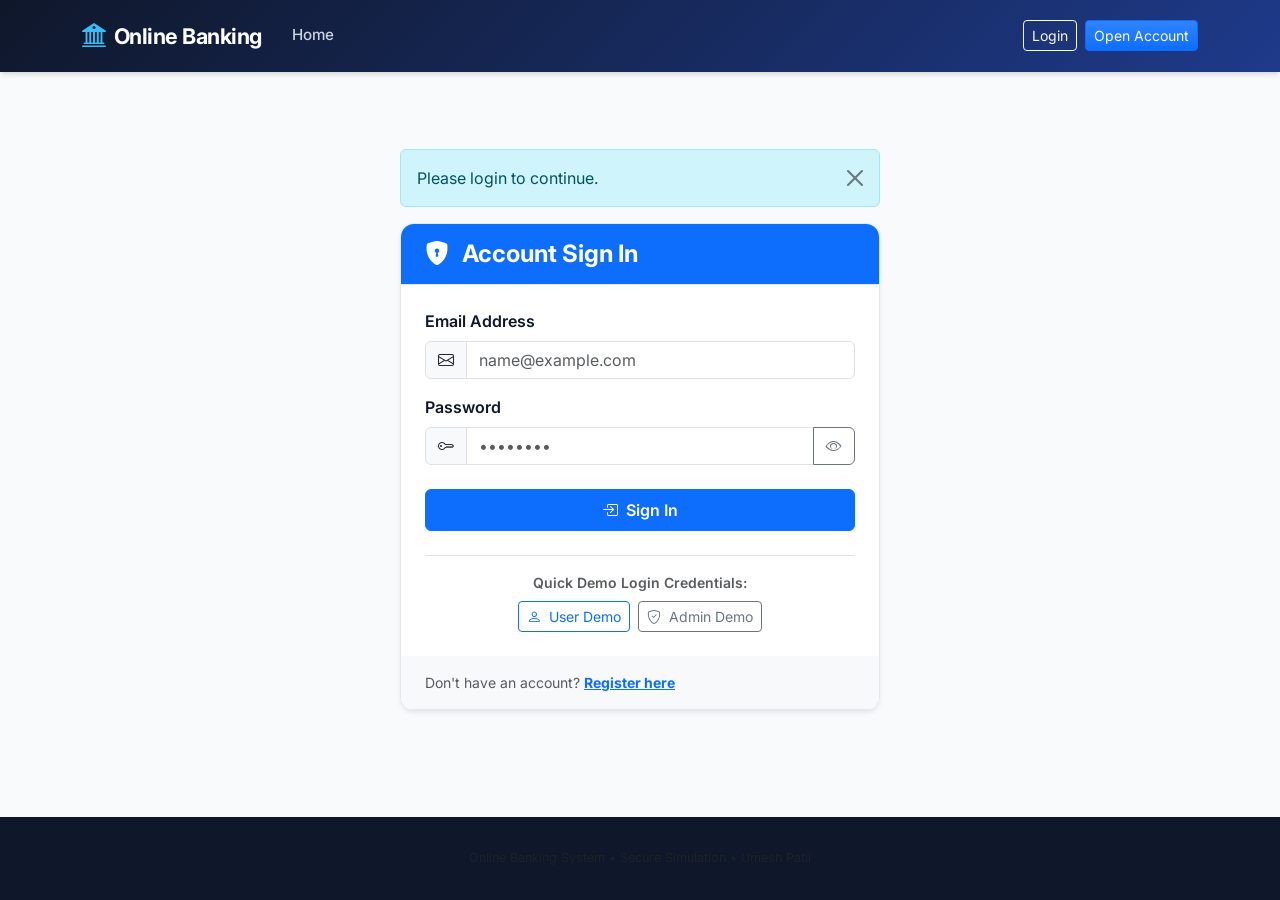
<file: frontend/withdraw.html>
<!DOCTYPE html>
<html lang="en">
<head>
  <meta charset="UTF-8">
  <meta name="viewport" content="width=device-width, initial-scale=1.0">
  <title>Withdraw Funds - Online Banking Management System</title>
  <link href="https://cdn.jsdelivr.net/npm/bootstrap@5.3.3/dist/css/bootstrap.min.css" rel="stylesheet">
  <link href="https://cdn.jsdelivr.net/npm/bootstrap-icons@1.11.3/font/bootstrap-icons.min.css" rel="stylesheet">
  <link href="https://fonts.googleapis.com/css2?family=Inter:wght@400;500;600;700&display=swap" rel="stylesheet">
  <link rel="stylesheet" href="css/style.css">
</head>
<body>

  <div id="navbar-container"></div>

  <div class="container py-4">
    <div class="row justify-content-center">
      <div class="col-lg-6">
        <div id="withdraw-alert" class="alert-feedback mb-3"></div>

        <div class="banking-card shadow-sm">
          <div class="banking-card-header bg-danger text-white py-3">
            <h4 class="mb-0 fw-bold"><i class="bi bi-dash-circle-fill me-2"></i> Withdraw Money</h4>
          </div>
          <div class="banking-card-body p-4">
            <!-- Account Info Summary -->
            <div class="bg-light p-3 rounded-3 mb-4 d-flex justify-content-between align-items-center">
              <div>
                <small class="text-muted d-block">Source Account</small>
                <span id="withdraw-acc-num" class="fw-bold font-monospace">Loading...</span>
              </div>
              <div class="text-end">
                <small class="text-muted d-block">Available Balance</small>
                <span id="withdraw-current-balance" class="fw-bold text-danger fs-5">₹ 0.00</span>
              </div>
            </div>

            <form id="withdraw-form">
              <div class="mb-3">
                <label for="withdraw-amount" class="form-label fw-semibold">Withdrawal Amount (₹)</label>
                <div class="input-group input-group-lg">
                  <span class="input-group-text bg-white fw-bold">₹</span>
                  <input type="number" class="form-control fw-bold" id="withdraw-amount" placeholder="0.00" min="1" step="0.01" required>
                </div>
              </div>

              <!-- Quick Amount Buttons -->
              <div class="mb-3">
                <small class="text-muted d-block mb-2 fw-semibold">Quick Amounts:</small>
                <div class="d-flex flex-wrap gap-2">
                  <button type="button" class="quick-amount-btn" onclick="setWithdrawAmount(500)">₹500</button>
                  <button type="button" class="quick-amount-btn" onclick="setWithdrawAmount(1000)">₹1,000</button>
                  <button type="button" class="quick-amount-btn" onclick="setWithdrawAmount(2000)">₹2,000</button>
                  <button type="button" class="quick-amount-btn" onclick="setWithdrawAmount(5000)">₹5,000</button>
                </div>
              </div>

              <div class="mb-4">
                <label for="withdraw-desc" class="form-label fw-semibold">Description / Remarks (Optional)</label>
                <input type="text" class="form-control" id="withdraw-desc" placeholder="e.g. ATM withdrawal, Personal expenses">
              </div>

              <button type="submit" id="btn-withdraw-submit" class="btn btn-danger btn-lg w-100 fw-semibold">
                <i class="bi bi-dash-circle me-1"></i> Confirm & Process Withdrawal
              </button>
            </form>
          </div>
        </div>
      </div>
    </div>
  </div>

  <footer>
    <div class="container text-center">
      <p class="mb-0 text-muted small">Online Banking System &bull; Secure Simulation &bull; Umesh Patil</p>
    </div>
  </footer>

  <script src="https://cdn.jsdelivr.net/npm/bootstrap@5.3.3/dist/js/bootstrap.bundle.min.js"></script>
  <script src="js/auth.js"></script>
  <script>
    let currentBalance = 0;

    document.addEventListener("DOMContentLoaded", async () => {
      Auth.requireAuth();
      renderNavbar("dashboard");

      await loadWithdrawAccount();

      document.getElementById("withdraw-form").addEventListener("submit", async (e) => {
        e.preventDefault();
        const amount = Number(document.getElementById("withdraw-amount").value);
        const desc = document.getElementById("withdraw-desc").value.trim();

        if (amount > currentBalance) {
          showAlert("withdraw-alert", "Insufficient balance for this transaction.", "danger");
          return;
        }

        const btn = document.getElementById("btn-withdraw-submit");
        btn.disabled = true;
        btn.innerHTML = `<span class="spinner-border spinner-border-sm me-1"></span> Processing Withdrawal...`;

        try {
          const res = await apiFetch("/transactions/withdraw", {
            method: "POST",
            body: JSON.stringify({ amount, description: desc })
          });

          if (res.success && res.data) {
            showAlert("withdraw-alert", `Successfully withdrawn ${formatCurrency(res.data.amount)}! Reference: <strong>${res.data.transactionReference}</strong>. New Balance: <strong>${formatCurrency(res.data.balanceAfterTransaction)}</strong>`, "success");
            document.getElementById("withdraw-form").reset();
            await loadWithdrawAccount();
          }
        } catch (err) {
          showAlert("withdraw-alert", err.message, "danger");
        } finally {
          btn.disabled = false;
          btn.innerHTML = `<i class="bi bi-dash-circle me-1"></i> Confirm & Process Withdrawal`;
        }
      });
    });

    async function loadWithdrawAccount() {
      try {
        const res = await apiFetch("/accounts/me");
        if (res.success && res.data) {
          currentBalance = Number(res.data.balance);
          document.getElementById("withdraw-acc-num").textContent = res.data.accountNumber;
          document.getElementById("withdraw-current-balance").textContent = formatCurrency(currentBalance);
        }
      } catch (err) {
        showAlert("withdraw-alert", err.message, "danger");
      }
    }

    function setWithdrawAmount(val) {
      document.getElementById("withdraw-amount").value = val;
    }
  </script>
</body>
</html>
</file>
<file: frontend/css/style.css>
/* ==========================================================
   Online Banking Management System - Main Stylesheet
   Theme: Modern Financial / Navy & Emerald Accents
   ========================================================== */

:root {
  --primary: #1e3a8a;
  --primary-dark: #0f172a;
  --primary-light: #3b82f6;
  --accent-green: #10b981;
  --accent-red: #ef4444;
  --accent-amber: #f59e0b;
  --accent-cyan: #06b6d4;
  --bg-body: #f8fafc;
  --bg-card: #ffffff;
  --text-dark: #0f172a;
  --text-muted: #64748b;
  --border-color: #e2e8f0;
  --font-family: 'Inter', -apple-system, BlinkMacSystemFont, "Segoe UI", Roboto, sans-serif;
  --shadow-sm: 0 1px 2px 0 rgb(0 0 0 / 0.05);
  --shadow-md: 0 4px 6px -1px rgb(0 0 0 / 0.1), 0 2px 4px -2px rgb(0 0 0 / 0.1);
  --shadow-lg: 0 10px 15px -3px rgb(0 0 0 / 0.1), 0 4px 6px -4px rgb(0 0 0 / 0.1);
}

* {
  box-sizing: border-box;
}

body {
  font-family: var(--font-family);
  background-color: var(--bg-body);
  color: var(--text-dark);
  min-height: 100vh;
  display: flex;
  flex-direction: column;
}

/* ==========================================================
   Navbar Styling
   ========================================================== */
.banking-navbar {
  background: linear-gradient(135deg, #0f172a 0%, #1e3a8a 100%);
  box-shadow: var(--shadow-md);
  padding: 0.8rem 1rem;
}

.banking-navbar .navbar-brand {
  font-size: 1.35rem;
  font-weight: 700;
  letter-spacing: -0.5px;
  color: #ffffff !important;
  display: flex;
  align-items: center;
  gap: 0.5rem;
}

.banking-navbar .navbar-brand i {
  color: #38bdf8;
  font-size: 1.5rem;
}

.banking-navbar .nav-link {
  color: #cbd5e1 !important;
  font-weight: 500;
  font-size: 0.95rem;
  padding: 0.5rem 0.9rem !important;
  border-radius: 6px;
  transition: all 0.2s ease;
  display: flex;
  align-items: center;
  gap: 0.4rem;
}

.banking-navbar .nav-link:hover {
  color: #ffffff !important;
  background-color: rgba(255, 255, 255, 0.08);
}

.banking-navbar .nav-link.active {
  color: #ffffff !important;
  background-color: rgba(56, 189, 248, 0.2);
  font-weight: 600;
}

.user-badge-nav {
  display: flex;
  align-items: center;
  gap: 0.6rem;
  color: #ffffff;
  background: rgba(255, 255, 255, 0.1);
  padding: 0.35rem 0.8rem;
  border-radius: 50px;
  font-size: 0.85rem;
}

/* ==========================================================
   Hero & Landing Page
   ========================================================== */
.hero-section {
  background: linear-gradient(135deg, #0f172a 0%, #1e3a8a 50%, #0369a1 100%);
  color: #ffffff;
  padding: 5rem 0;
  position: relative;
  overflow: hidden;
}

.hero-section::after {
  content: "";
  position: absolute;
  top: 0;
  right: 0;
  bottom: 0;
  width: 50%;
  background: radial-gradient(circle, rgba(56, 189, 248, 0.15) 0%, rgba(0, 0, 0, 0) 70%);
  pointer-events: none;
}

.feature-card {
  border: 1px solid var(--border-color);
  border-radius: 12px;
  background: var(--bg-card);
  padding: 2rem;
  transition: transform 0.2s ease, box-shadow 0.2s ease;
  height: 100%;
}

.feature-card:hover {
  transform: translateY(-4px);
  box-shadow: var(--shadow-lg);
}

.feature-icon-wrapper {
  width: 56px;
  height: 56px;
  border-radius: 12px;
  display: flex;
  align-items: center;
  justify-content: center;
  font-size: 1.6rem;
  margin-bottom: 1.25rem;
}

/* ==========================================================
   Banking Cards & Dashboard
   ========================================================== */
.premium-bank-card {
  background: linear-gradient(135deg, #1e3a8a 0%, #0f172a 70%, #1e293b 100%);
  color: #ffffff;
  border-radius: 18px;
  padding: 2rem;
  position: relative;
  overflow: hidden;
  box-shadow: 0 12px 24px -6px rgba(15, 23, 42, 0.35);
  border: 1px solid rgba(255, 255, 255, 0.1);
}

.premium-bank-card::before {
  content: "";
  position: absolute;
  top: -40px;
  right: -40px;
  width: 180px;
  height: 180px;
  border-radius: 50%;
  background: radial-gradient(circle, rgba(56, 189, 248, 0.2) 0%, rgba(0, 0, 0, 0) 70%);
  pointer-events: none;
}

.card-chip {
  width: 44px;
  height: 32px;
  background: linear-gradient(135deg, #fbbf24 0%, #d97706 100%);
  border-radius: 6px;
  position: relative;
  display: inline-block;
  margin-bottom: 1.2rem;
  box-shadow: inset 0 0 4px rgba(0, 0, 0, 0.3);
}

.card-balance-title {
  font-size: 0.8rem;
  text-transform: uppercase;
  letter-spacing: 1.5px;
  color: #94a3b8;
  margin-bottom: 0.3rem;
}

.card-balance-amount {
  font-size: 2.3rem;
  font-weight: 800;
  letter-spacing: -0.5px;
  color: #ffffff;
}

.card-account-number {
  font-size: 1.25rem;
  letter-spacing: 2px;
  font-family: 'Courier New', Courier, monospace;
  font-weight: 600;
  color: #e2e8f0;
  margin-top: 1.2rem;
}

.stat-widget {
  background: var(--bg-card);
  border: 1px solid var(--border-color);
  border-radius: 14px;
  padding: 1.5rem;
  box-shadow: var(--shadow-sm);
  display: flex;
  align-items: center;
  gap: 1.25rem;
  transition: all 0.2s ease;
}

.stat-widget:hover {
  box-shadow: var(--shadow-md);
}

.stat-icon {
  width: 50px;
  height: 50px;
  border-radius: 10px;
  display: flex;
  align-items: center;
  justify-content: center;
  font-size: 1.4rem;
}

/* ==========================================================
   Quick Actions
   ========================================================== */
.quick-action-btn {
  background: var(--bg-card);
  border: 1px solid var(--border-color);
  border-radius: 12px;
  padding: 1.25rem 1rem;
  text-align: center;
  text-decoration: none;
  color: var(--text-dark);
  display: flex;
  flex-direction: column;
  align-items: center;
  gap: 0.6rem;
  font-weight: 600;
  font-size: 0.95rem;
  transition: all 0.2s ease;
  box-shadow: var(--shadow-sm);
}

.quick-action-btn i {
  font-size: 1.6rem;
  transition: transform 0.2s ease;
}

.quick-action-btn:hover {
  transform: translateY(-3px);
  box-shadow: var(--shadow-md);
  border-color: var(--primary-light);
  color: var(--primary);
}

.quick-action-btn:hover i {
  transform: scale(1.15);
}

/* ==========================================================
   Forms & Cards
   ========================================================== */
.auth-container {
  max-width: 480px;
  margin: 3rem auto;
}

.banking-card {
  background: var(--bg-card);
  border: 1px solid var(--border-color);
  border-radius: 14px;
  box-shadow: var(--shadow-sm);
  overflow: hidden;
}

.banking-card-header {
  padding: 1.25rem 1.5rem;
  border-bottom: 1px solid var(--border-color);
  background: #ffffff;
  display: flex;
  align-items: center;
  justify-content: space-between;
}

.banking-card-body {
  padding: 1.5rem;
}

.form-control:focus, .form-select:focus {
  border-color: var(--primary-light);
  box-shadow: 0 0 0 3px rgba(59, 130, 246, 0.2);
}

.quick-amount-btn {
  border: 1px dashed #cbd5e1;
  background: #f1f5f9;
  color: #334155;
  font-weight: 600;
  border-radius: 8px;
  padding: 0.4rem 0.8rem;
  transition: all 0.2s ease;
}

.quick-amount-btn:hover {
  background: #e2e8f0;
  border-color: #94a3b8;
}

/* ==========================================================
   Badges & Transaction Tables
   ========================================================== */
.badge-deposit {
  background-color: #ecfdf5;
  color: #059669;
  border: 1px solid #a7f3d0;
  font-weight: 600;
}

.badge-withdraw {
  background-color: #fef2f2;
  color: #dc2626;
  border: 1px solid #fecaca;
  font-weight: 600;
}

.badge-transfer {
  background-color: #eff6ff;
  color: #2563eb;
  border: 1px solid #bfdbfe;
  font-weight: 600;
}

.badge-status-success {
  background-color: #ecfdf5;
  color: #059669;
}

.badge-status-failed {
  background-color: #fef2f2;
  color: #dc2626;
}

.badge-account-active {
  background-color: #ecfdf5;
  color: #059669;
}

.badge-account-blocked {
  background-color: #fef2f2;
  color: #dc2626;
}

.table-responsive {
  border-radius: 8px;
}

.table > :not(caption) > * > * {
  padding: 0.9rem 1rem;
  vertical-align: middle;
}

/* ==========================================================
   Footer
   ========================================================== */
footer {
  margin-top: auto;
  background: #0f172a;
  color: #94a3b8;
  padding: 2rem 0;
  font-size: 0.9rem;
}

footer a {
  color: #cbd5e1;
  text-decoration: none;
}

footer a:hover {
  color: #38bdf8;
}

/* ==========================================================
   Feedback Alerts
   ========================================================== */
.alert-feedback {
  display: none;
  border-radius: 8px;
  font-size: 0.95rem;
}

/* Loading spinner overlay */
.loading-spinner-overlay {
  display: none;
  position: fixed;
  top: 0; left: 0; right: 0; bottom: 0;
  background: rgba(15, 23, 42, 0.4);
  z-index: 9999;
  align-items: center;
  justify-content: center;
}
</file>
